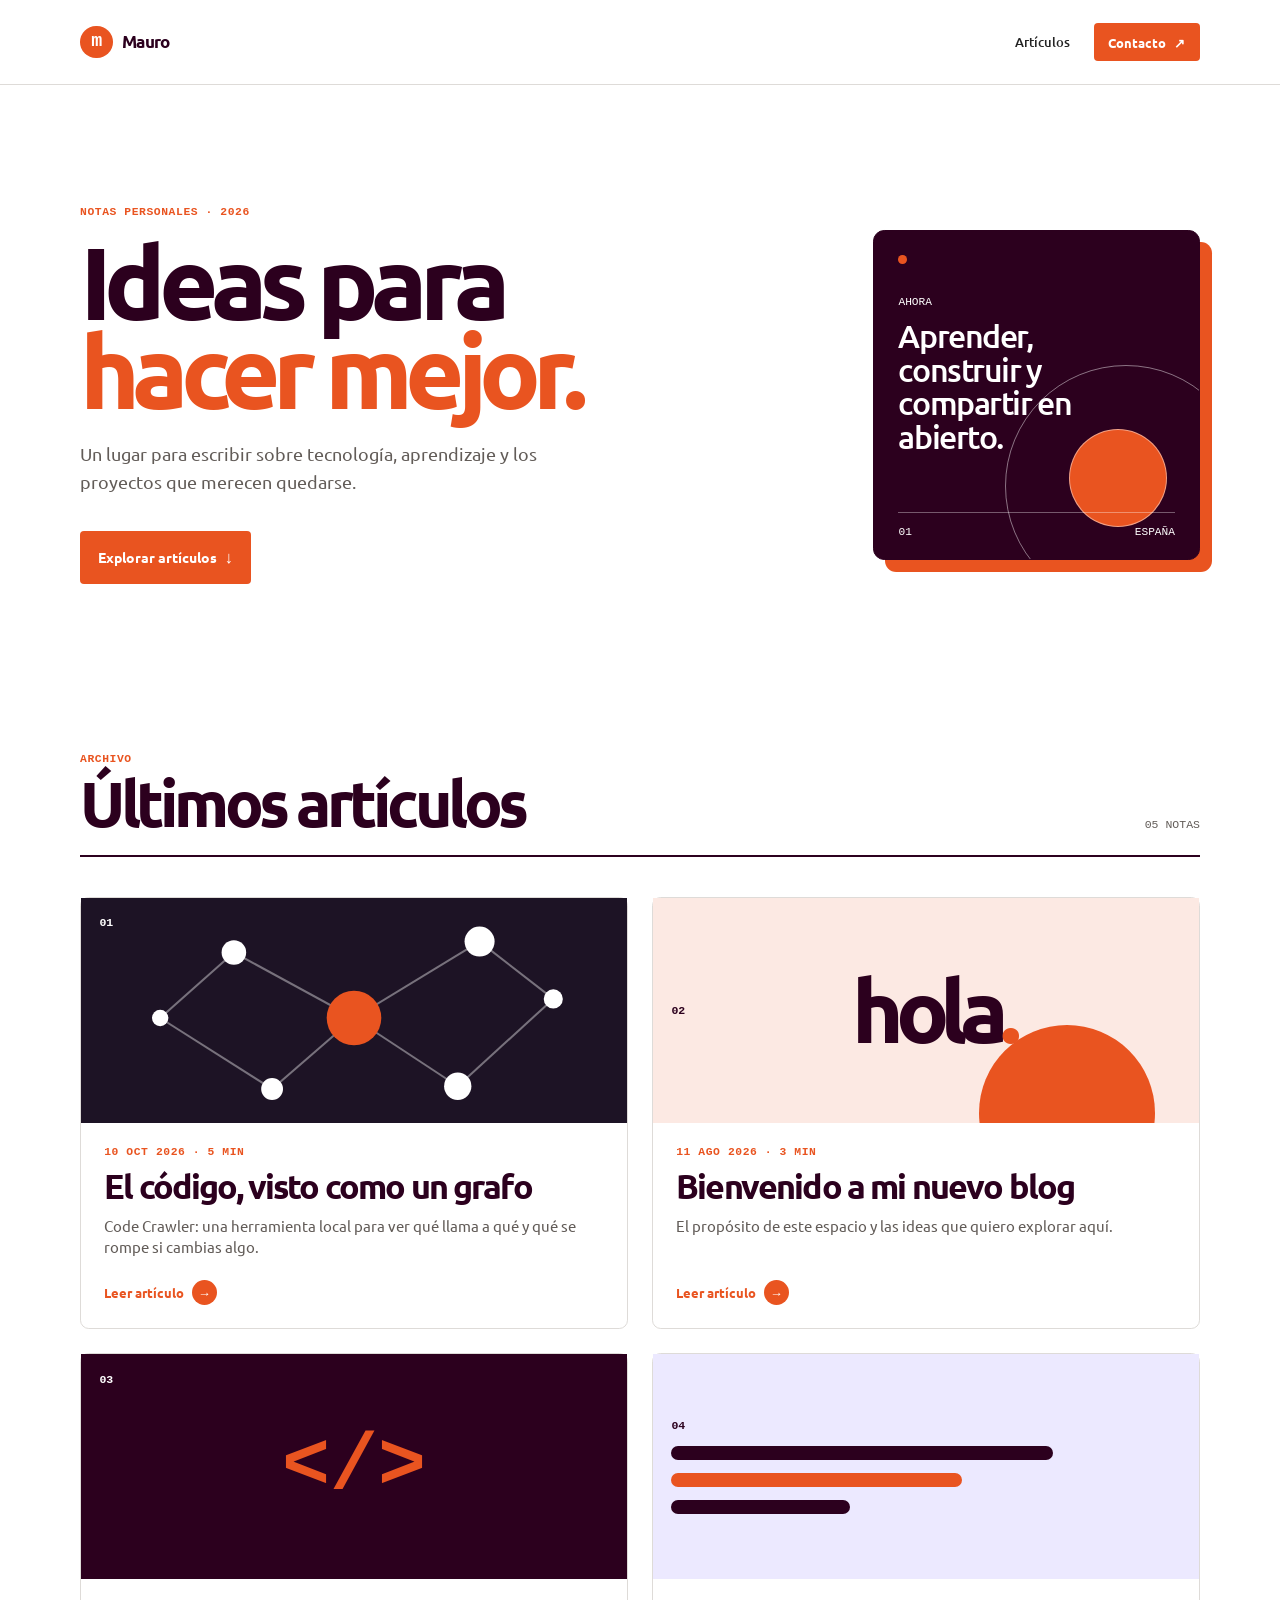
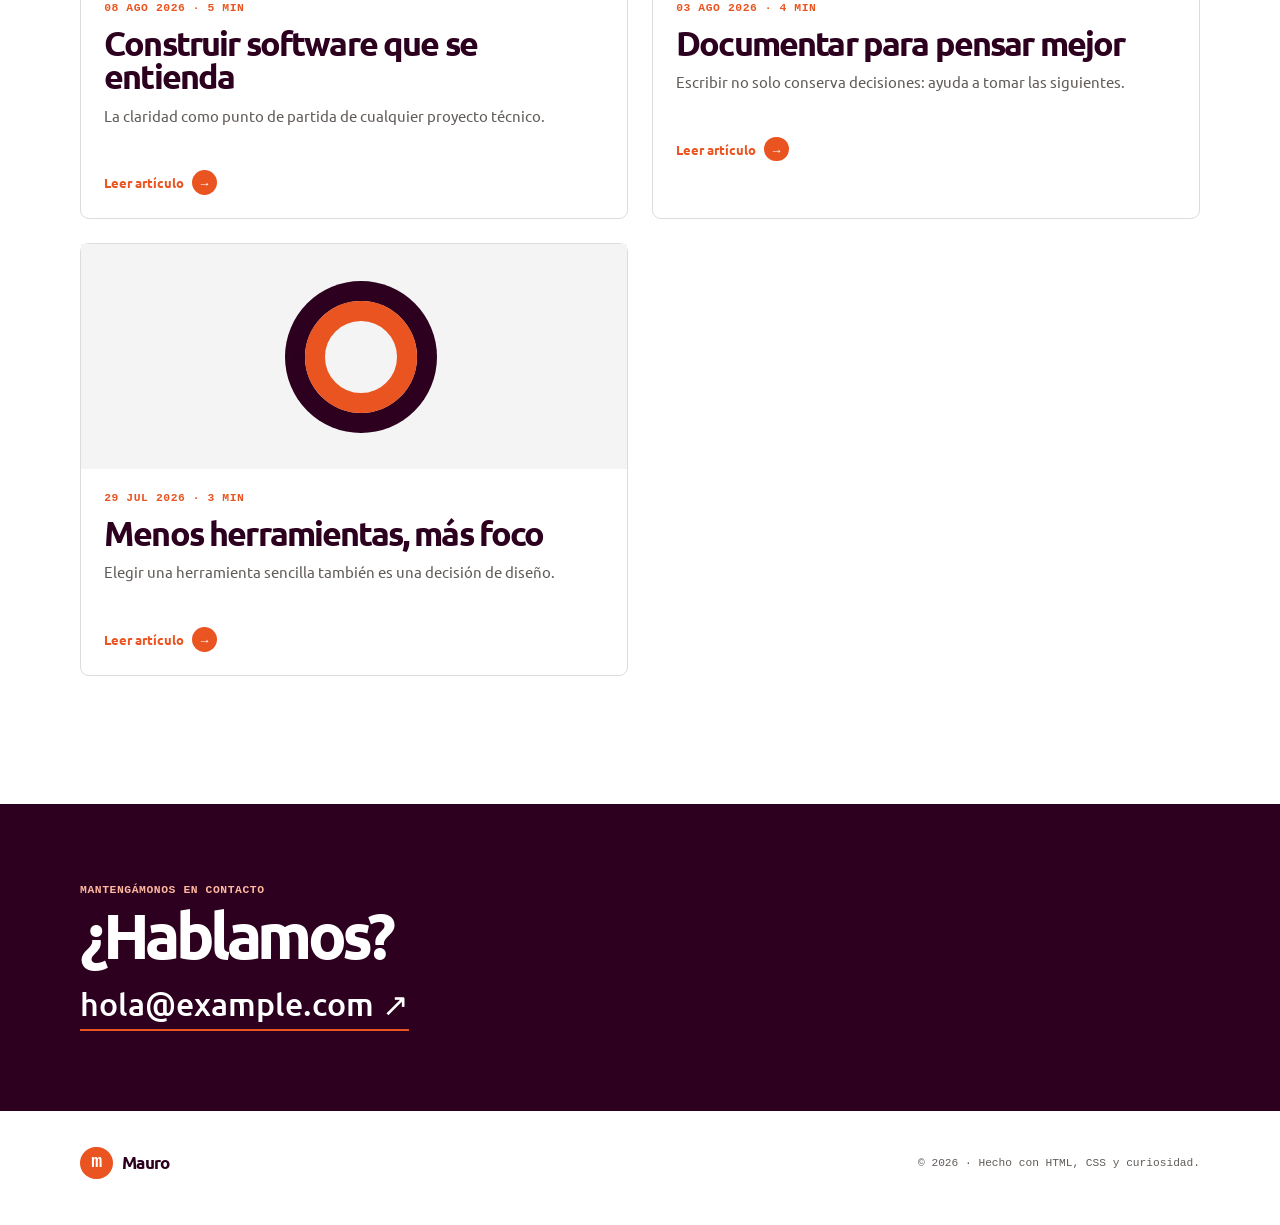
<file: index.html>
<!doctype html>
<html lang="es">
  <head>
    <meta charset="UTF-8" />
    <meta name="viewport" content="width=device-width, initial-scale=1.0" />
    <meta name="description" content="Notas sobre tecnología, aprendizaje y proyectos." />
    <title>Mauro · Notas y proyectos</title>
    <link rel="stylesheet" href="assets/css/styles.css" />
    <script src="assets/js/main.js" defer></script>
  </head>
  <body>
    <header class="site-header">
      <nav class="container nav" aria-label="Navegación principal">
        <a class="brand" href="./" aria-label="Inicio">
          <span class="brand-mark" aria-hidden="true">m</span>
          <span>Mauro</span>
        </a>
        <div class="nav-links">
          <a href="#articulos">Artículos</a>
          <a class="nav-button" href="#suscribete">Contacto <span aria-hidden="true">↗</span></a>
        </div>
      </nav>
    </header>

    <main>
      <section class="hero container">
        <div class="hero-copy reveal">
          <p class="kicker">NOTAS PERSONALES · 2026</p>
          <h1>Ideas para<br /><em>hacer mejor.</em></h1>
          <p>
            Un lugar para escribir sobre tecnología, aprendizaje y los proyectos que merecen quedarse.
          </p>
          <a class="primary-link" href="#articulos">Explorar artículos <span aria-hidden="true">↓</span></a>
        </div>
        <aside class="hero-panel reveal" aria-label="Estado actual">
          <span class="panel-dot" aria-hidden="true"></span>
          <p class="panel-label">AHORA</p>
          <p class="panel-title">Aprender, construir y compartir en abierto.</p>
          <div class="panel-footer">
            <span>01</span>
            <span>ESPAÑA</span>
          </div>
        </aside>
      </section>

      <section id="articulos" class="container posts" aria-labelledby="posts-title">
        <div class="section-heading reveal">
          <div>
            <p class="kicker">ARCHIVO</p>
            <h2 id="posts-title">Últimos artículos</h2>
          </div>
          <span>05 NOTAS</span>
        </div>

        <div class="post-grid">
          <article class="post-card post-card-featured reveal">
            <a href="posts/code-crawler.html">
              <div class="card-art card-art-graph">
                <span>01</span>
                <svg viewBox="0 0 400 225" preserveAspectRatio="xMidYMid slice" aria-hidden="true">
                  <line x1="200" y1="118" x2="112" y2="70" /><line x1="200" y1="118" x2="292" y2="62" />
                  <line x1="200" y1="118" x2="140" y2="170" /><line x1="200" y1="118" x2="276" y2="168" />
                  <line x1="112" y1="70" x2="58" y2="118" /><line x1="292" y1="62" x2="346" y2="104" />
                  <line x1="276" y1="168" x2="346" y2="104" /><line x1="140" y1="170" x2="58" y2="118" />
                  <circle cx="112" cy="70" r="9" /><circle cx="292" cy="62" r="11" />
                  <circle cx="140" cy="170" r="8" /><circle cx="276" cy="168" r="10" />
                  <circle cx="58" cy="118" r="6" /><circle cx="346" cy="104" r="7" />
                  <circle class="hub" cx="200" cy="118" r="20" />
                </svg>
              </div>
              <div class="card-content">
                <p class="post-meta">10 OCT 2026 · 5 MIN</p>
                <h3>El código, visto como un grafo</h3>
                <p>Code Crawler: una herramienta local para ver qué llama a qué y qué se rompe si cambias algo.</p>
                <span class="card-link">Leer artículo <b aria-hidden="true">→</b></span>
              </div>
            </a>
          </article>

          <article class="post-card reveal">
            <a href="posts/bienvenido.html">
              <div class="card-art card-art-welcome">
                <span>02</span>
                <strong>hola<span>.</span></strong>
              </div>
              <div class="card-content">
                <p class="post-meta">11 AGO 2026 · 3 MIN</p>
                <h3>Bienvenido a mi nuevo blog</h3>
                <p>El propósito de este espacio y las ideas que quiero explorar aquí.</p>
                <span class="card-link">Leer artículo <b aria-hidden="true">→</b></span>
              </div>
            </a>
          </article>

          <article class="post-card reveal">
            <a href="posts/construir-software.html">
              <div class="card-art card-art-code">
                <span>03</span>
                <code>&lt;/&gt;</code>
              </div>
              <div class="card-content">
                <p class="post-meta">08 AGO 2026 · 5 MIN</p>
                <h3>Construir software que se entienda</h3>
                <p>La claridad como punto de partida de cualquier proyecto técnico.</p>
                <span class="card-link">Leer artículo <b aria-hidden="true">→</b></span>
              </div>
            </a>
          </article>

          <article class="post-card reveal">
            <a href="posts/documentar-para-pensar.html">
              <div class="card-art card-art-notes">
                <span>04</span>
                <i></i><i></i><i></i>
              </div>
              <div class="card-content">
                <p class="post-meta">03 AGO 2026 · 4 MIN</p>
                <h3>Documentar para pensar mejor</h3>
                <p>Escribir no solo conserva decisiones: ayuda a tomar las siguientes.</p>
                <span class="card-link">Leer artículo <b aria-hidden="true">→</b></span>
              </div>
            </a>
          </article>

          <article class="post-card reveal">
            <a href="posts/menos-herramientas.html">
              <div class="card-art card-art-focus">
                <span>05</span>
                <div></div>
              </div>
              <div class="card-content">
                <p class="post-meta">29 JUL 2026 · 3 MIN</p>
                <h3>Menos herramientas, más foco</h3>
                <p>Elegir una herramienta sencilla también es una decisión de diseño.</p>
                <span class="card-link">Leer artículo <b aria-hidden="true">→</b></span>
              </div>
            </a>
          </article>
        </div>
      </section>

      <section id="suscribete" class="contact-section">
        <div class="container reveal">
          <p class="kicker">MANTENGÁMONOS EN CONTACTO</p>
          <h2>¿Hablamos?</h2>
          <a href="mailto:hola@example.com">hola@example.com <span aria-hidden="true">↗</span></a>
        </div>
      </section>
    </main>

    <footer class="site-footer">
      <div class="container">
        <a class="brand" href="./"><span class="brand-mark" aria-hidden="true">m</span><span>Mauro</span></a>
        <p>© 2026 · Hecho con HTML, CSS y curiosidad.</p>
      </div>
    </footer>
  </body>
</html>
</file>
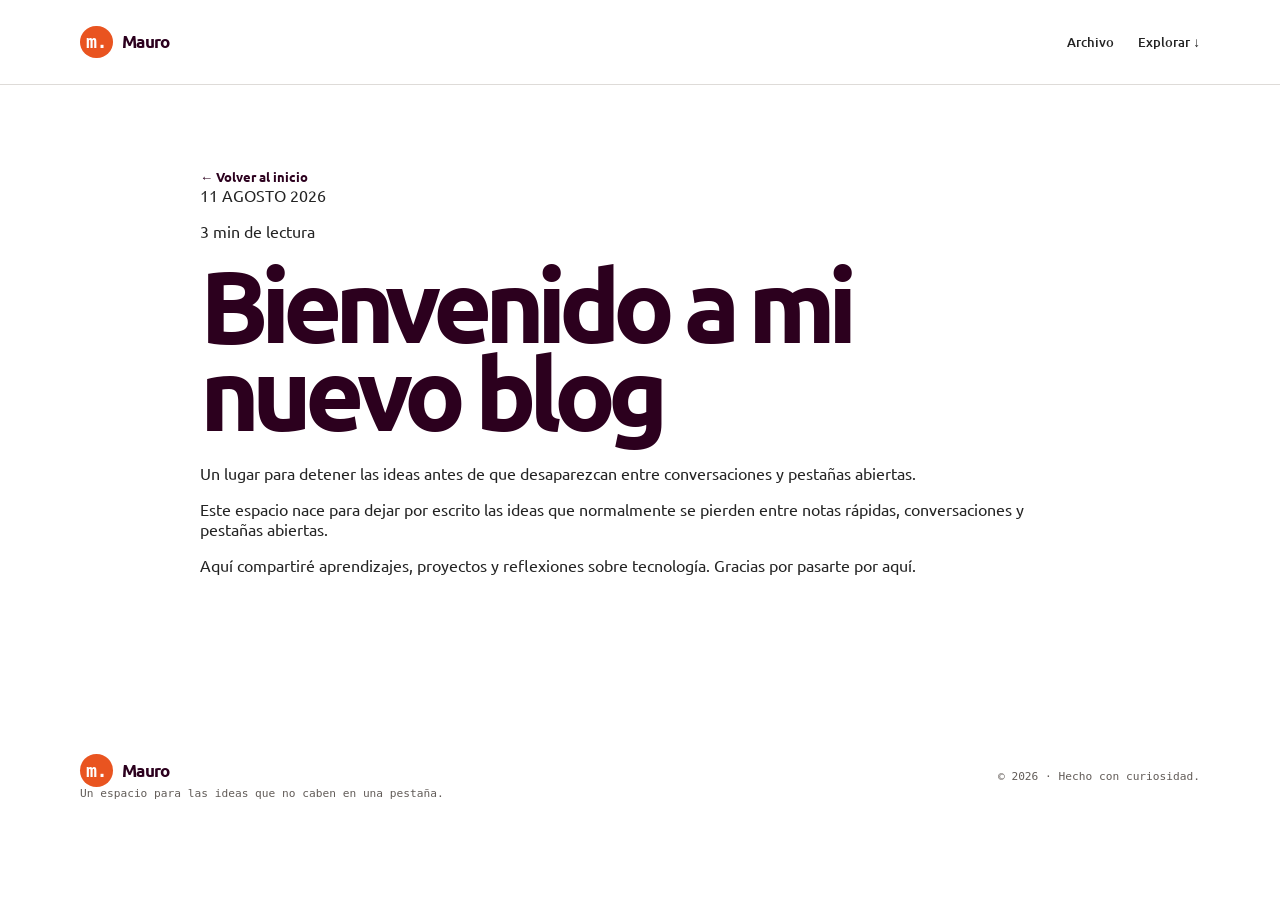
<file: posts/bienvenido.html>
<!doctype html>
<html lang="es">
  <head>
    <meta charset="UTF-8" />
    <meta name="viewport" content="width=device-width, initial-scale=1.0" />
    <meta name="description" content="Bienvenido al blog de Mauro." />
    <title>Bienvenido a mi nuevo blog · Mauro</title>
    <link rel="stylesheet" href="../assets/css/styles.css" />
    <script src="../assets/js/main.js" defer></script>
  </head>
  <body class="article-page">
    <div class="noise" aria-hidden="true"></div>
    <header class="site-header">
      <nav class="container nav" aria-label="Navegación principal">
        <a class="brand" href="../" aria-label="Inicio de Mauro">
          <span class="brand-mark">m.</span>
          <span>Mauro</span>
        </a>
        <div class="nav-links">
          <a href="../#articulos">Archivo</a>
          <a class="nav-cta" href="../#articulos">Explorar <span aria-hidden="true">↓</span></a>
        </div>
      </nav>
    </header>

    <main class="container article">
      <a class="back-link magnetic" href="../">← Volver al inicio</a>
      <div class="article-hero reveal">
        <div class="article-meta">
          <p class="eyebrow"><span class="live-dot"></span> 11 AGOSTO 2026</p>
          <p>3 min de lectura</p>
        </div>
        <h1>Bienvenido a mi nuevo blog</h1>
      </div>
      <div class="article-content reveal">
        <p class="lead">
          Un lugar para detener las ideas antes de que desaparezcan entre conversaciones y pestañas abiertas.
        </p>
        <p>
          Este espacio nace para dejar por escrito las ideas que normalmente se pierden entre notas rápidas,
          conversaciones y pestañas abiertas.
        </p>
        <p>
          Aquí compartiré aprendizajes, proyectos y reflexiones sobre tecnología. Gracias por pasarte por aquí.
        </p>
      </div>
    </main>

    <footer class="site-footer">
      <div class="container">
        <div>
          <a class="brand" href="../"><span class="brand-mark">m.</span><span>Mauro</span></a>
          <p>Un espacio para las ideas que no caben en una pestaña.</p>
        </div>
        <p>© 2026 · Hecho con curiosidad.</p>
      </div>
    </footer>
  </body>
</html>
</file>
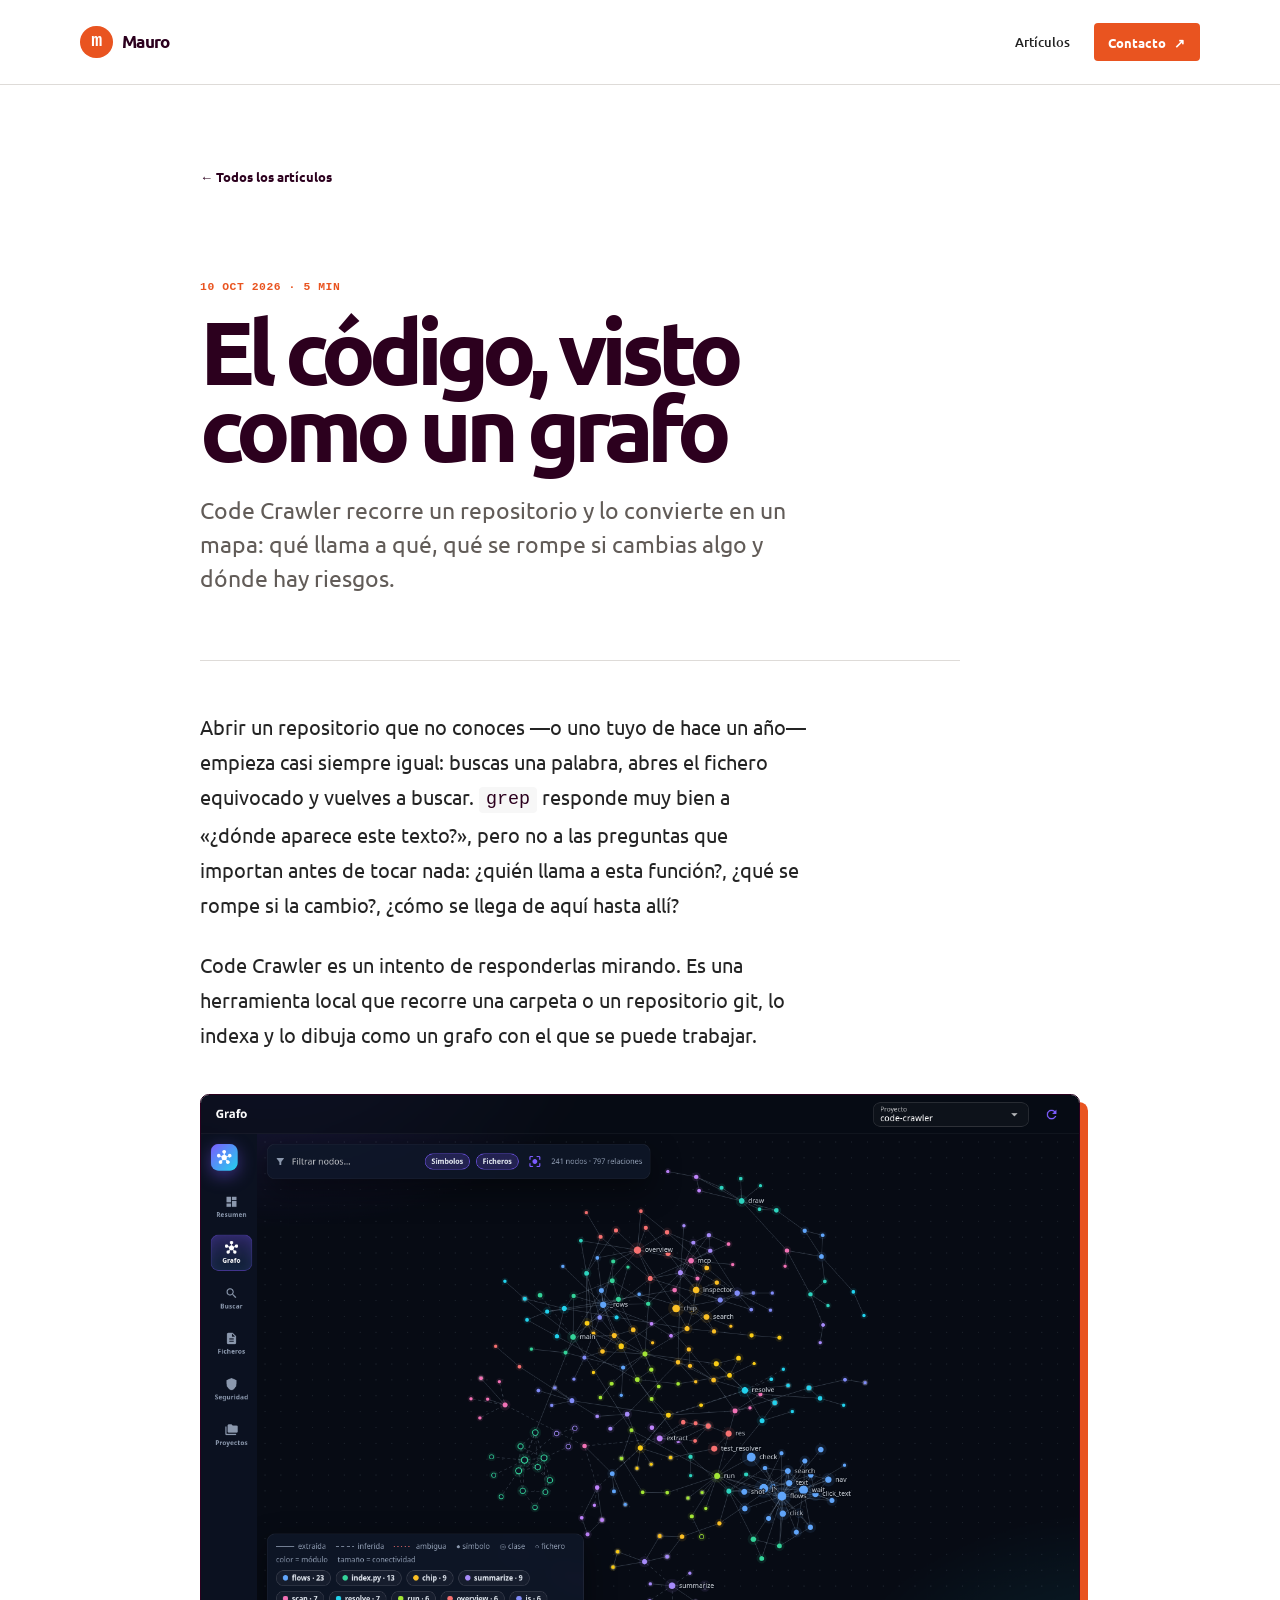
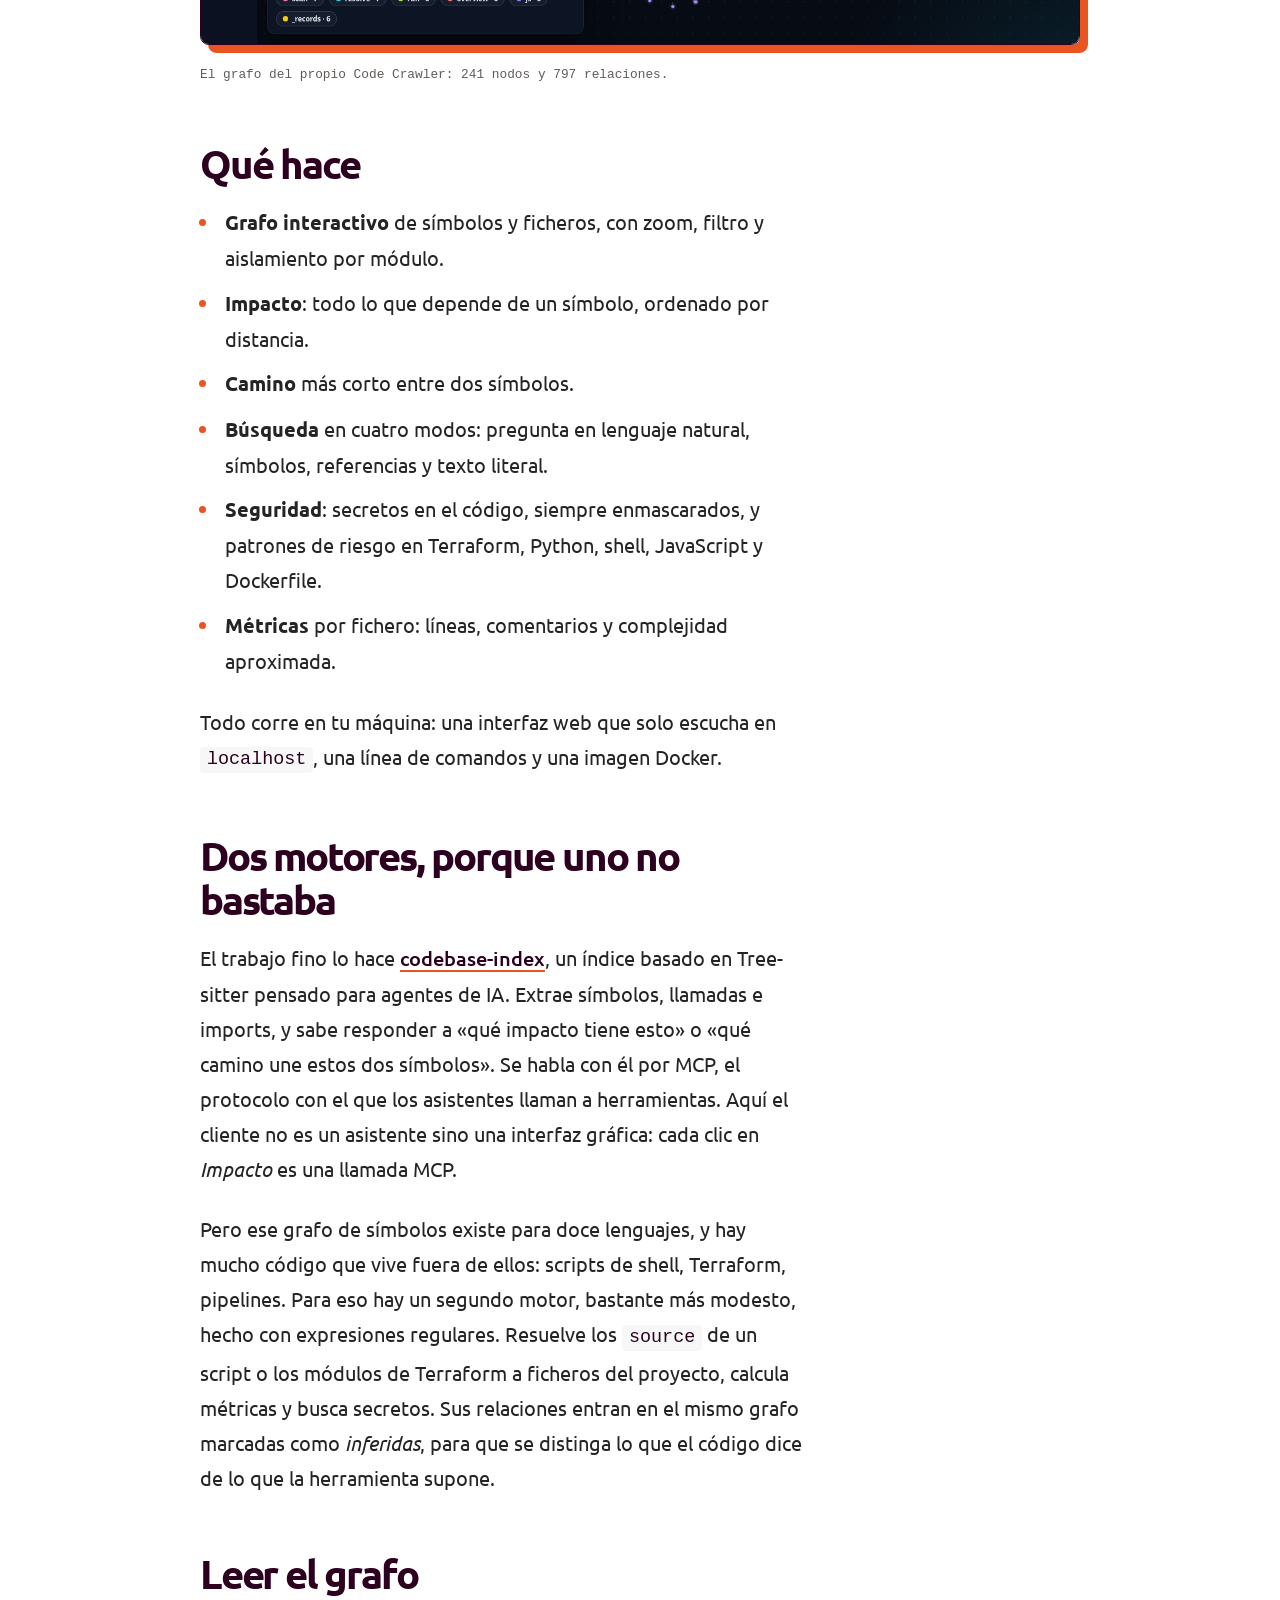
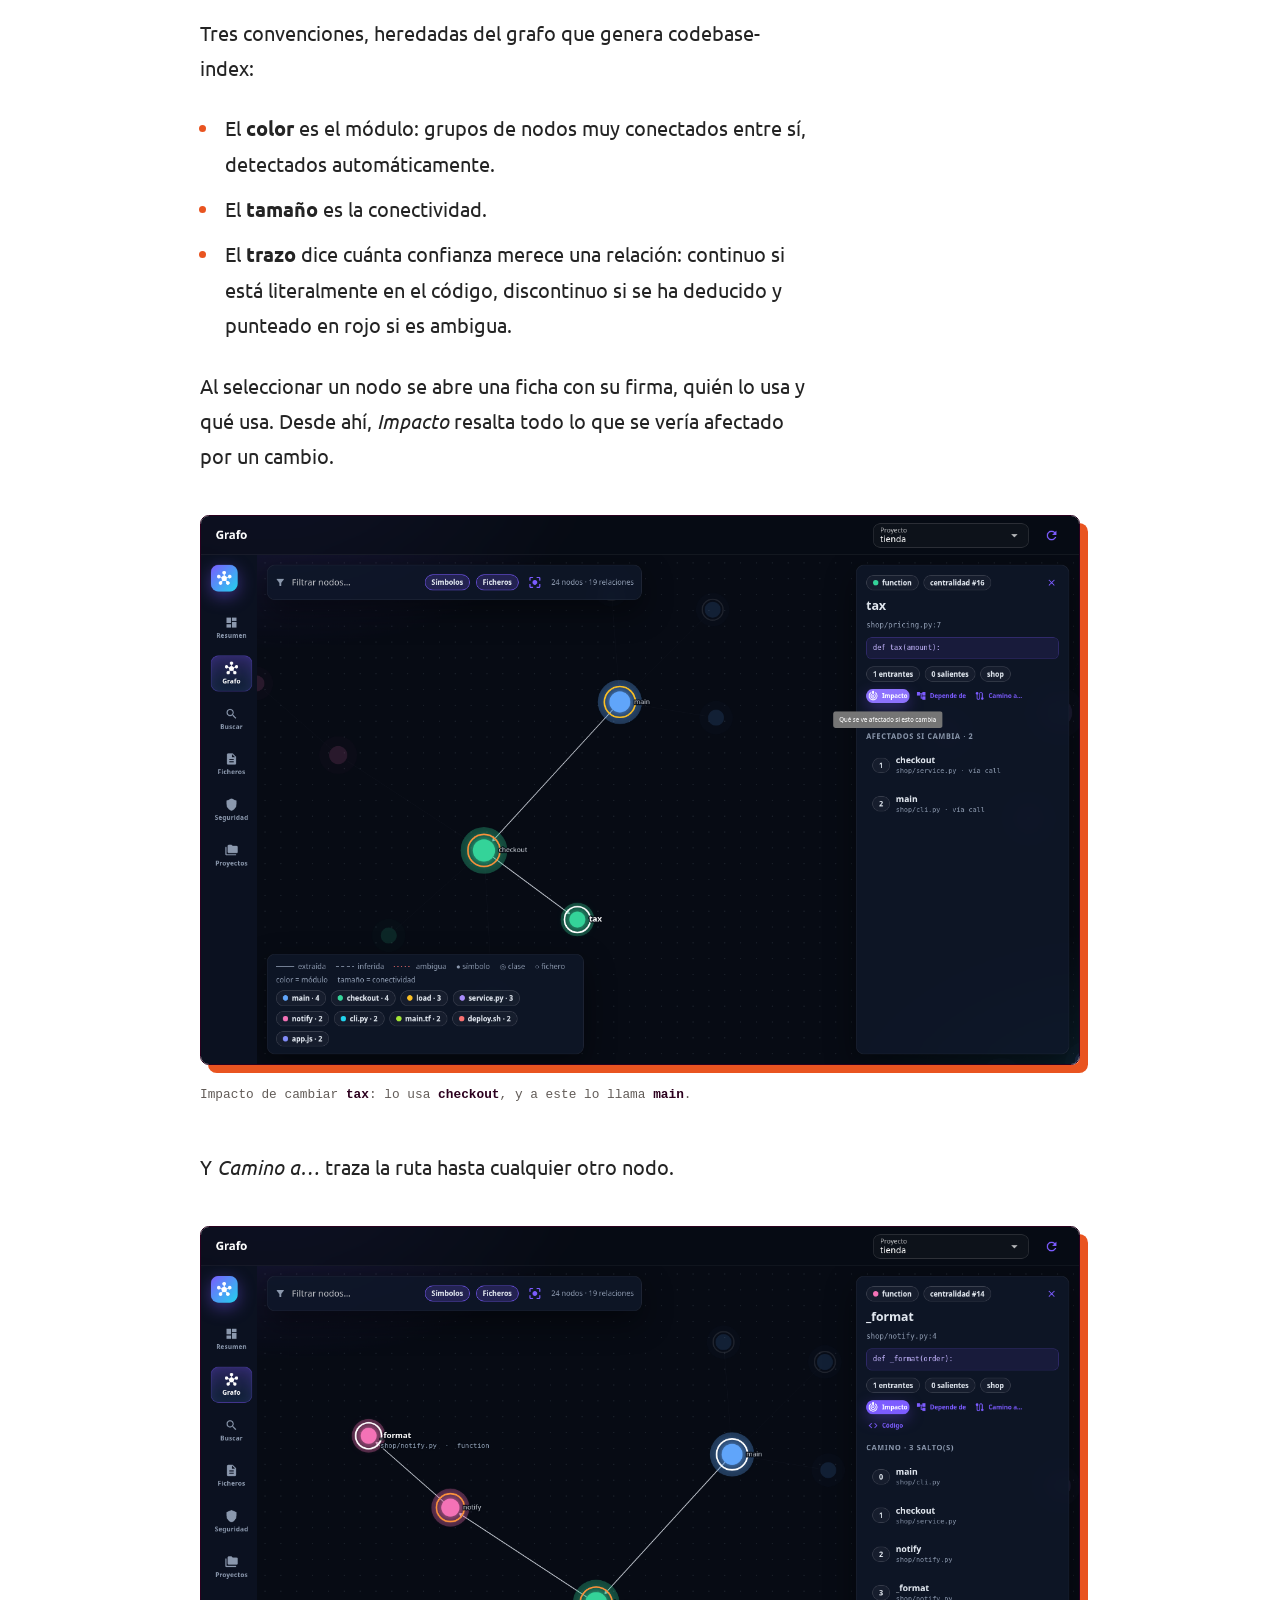
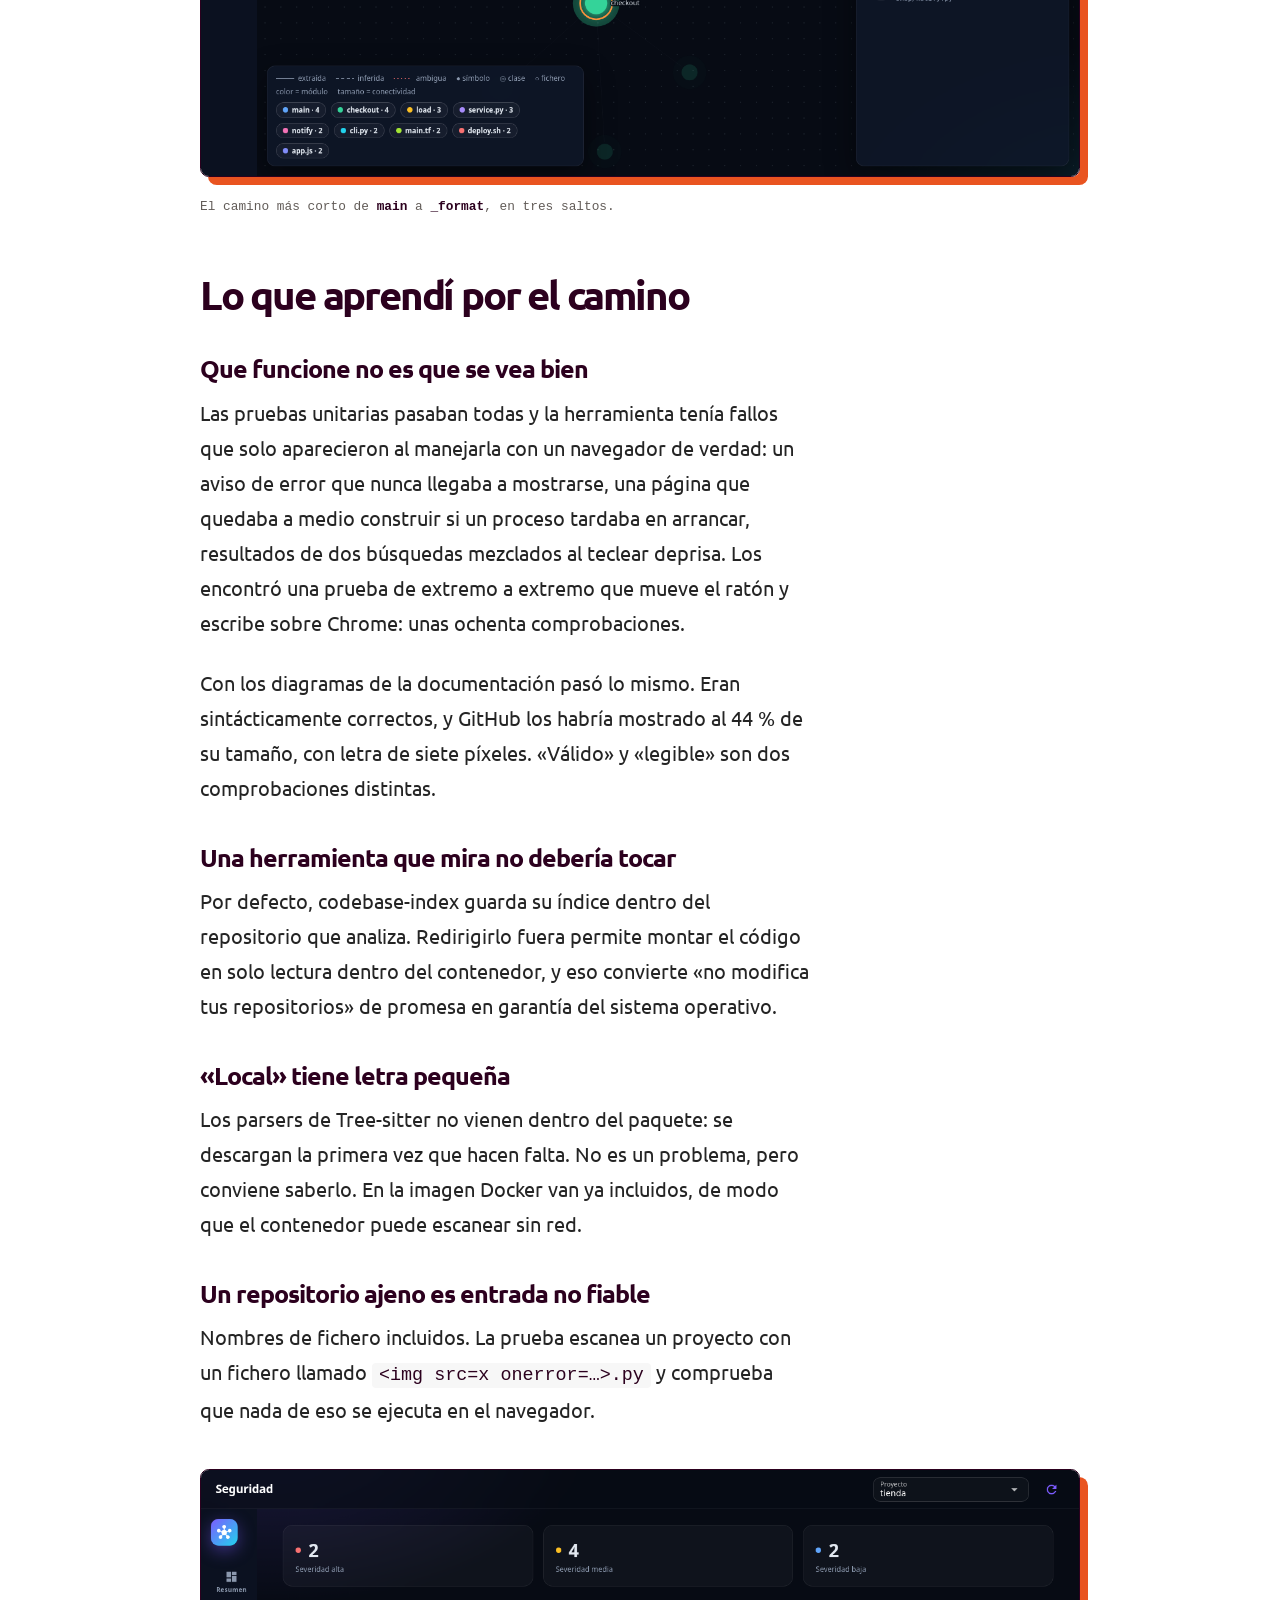
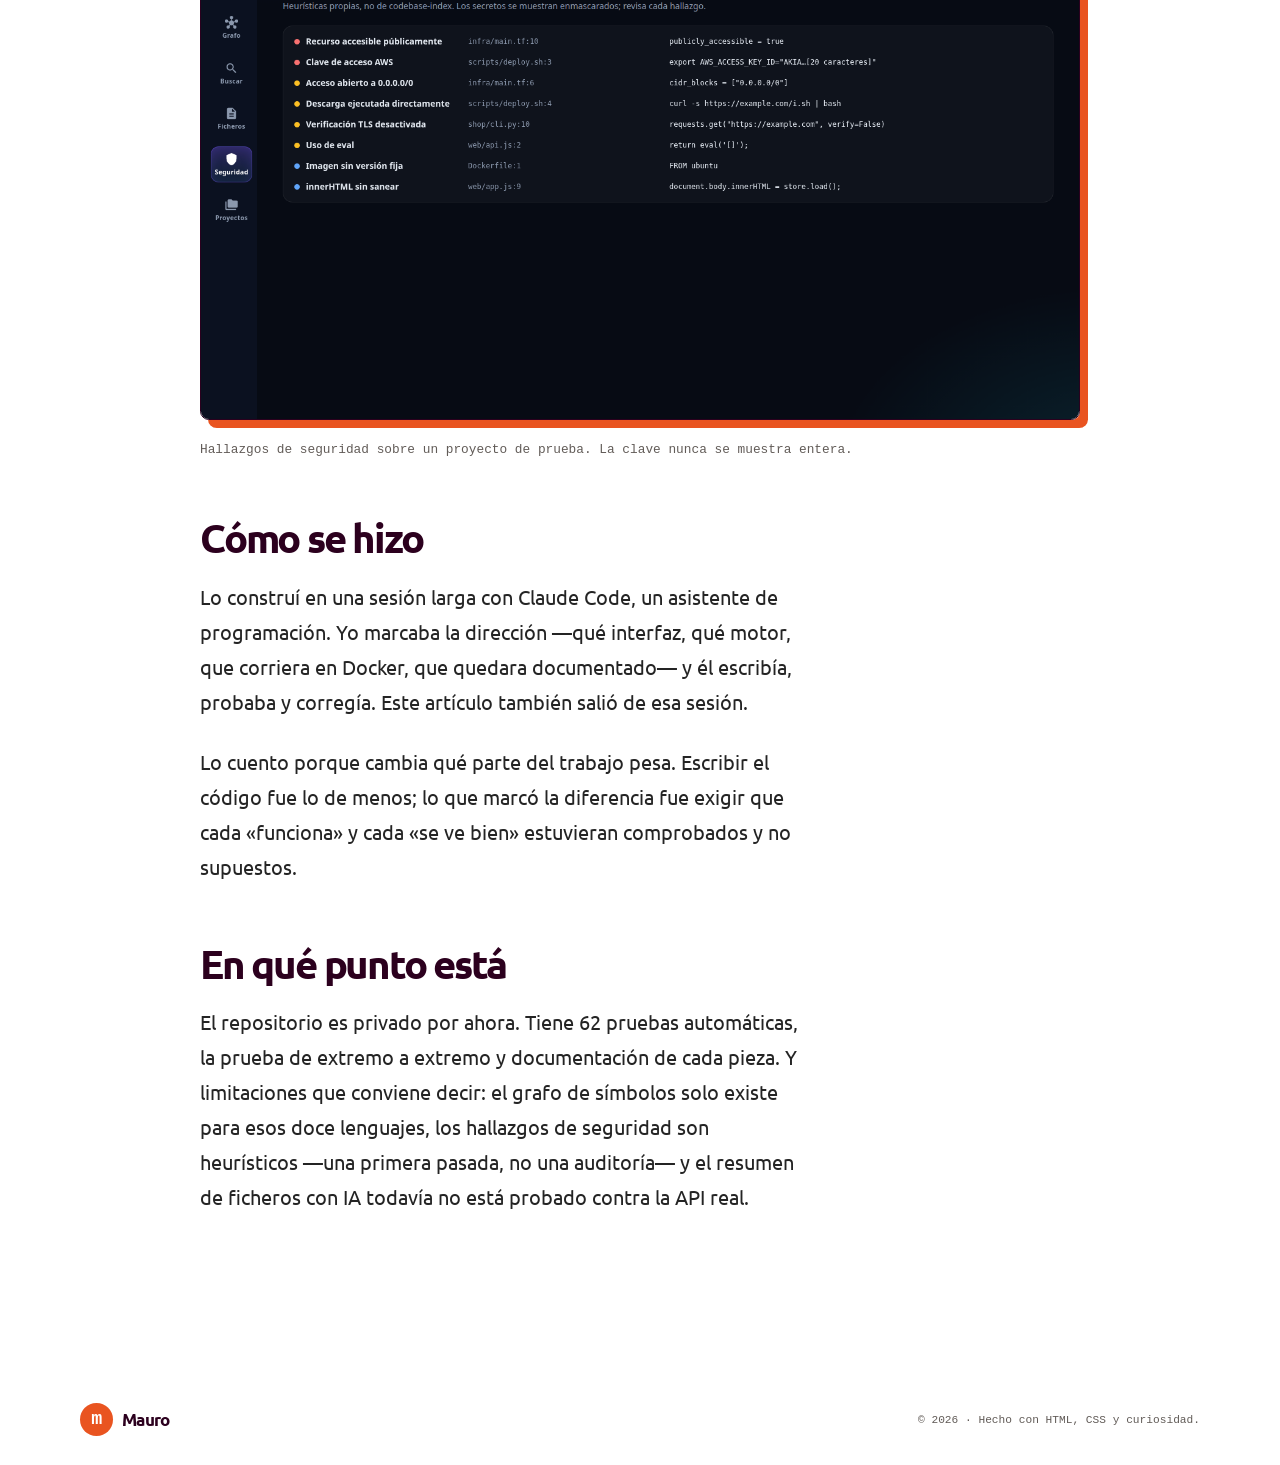
<file: posts/code-crawler.html>
<!doctype html>
<html lang="es">
  <head>
    <meta charset="UTF-8" />
    <meta name="viewport" content="width=device-width, initial-scale=1.0" />
    <meta name="description" content="Code Crawler recorre repositorios y los dibuja como un grafo: qué llama a qué, qué se rompe si cambias algo y dónde hay riesgos." />
    <title>El código, visto como un grafo · Mauro</title>
    <link rel="stylesheet" href="../assets/css/styles.css" />
    <script src="../assets/js/main.js" defer></script>
  </head>
  <body>
    <header class="site-header">
      <nav class="container nav" aria-label="Navegación principal">
        <a class="brand" href="../"><span class="brand-mark" aria-hidden="true">m</span><span>Mauro</span></a>
        <div class="nav-links"><a href="../#articulos">Artículos</a><a class="nav-button" href="../#suscribete">Contacto <span aria-hidden="true">↗</span></a></div>
      </nav>
    </header>
    <main class="article container">
      <a class="back-link" href="../">← Todos los artículos</a>
      <header class="article-header reveal">
        <p class="post-meta">10 OCT 2026 · 5 MIN</p>
        <h1>El código, visto como un grafo</h1>
        <p class="article-summary">Code Crawler recorre un repositorio y lo convierte en un mapa: qué llama a qué, qué se rompe si cambias algo y dónde hay riesgos.</p>
      </header>
      <div class="article-body">
        <p>Abrir un repositorio que no conoces —o uno tuyo de hace un año— empieza casi siempre igual: buscas una palabra, abres el fichero equivocado y vuelves a buscar. <code>grep</code> responde muy bien a «¿dónde aparece este texto?», pero no a las preguntas que importan antes de tocar nada: ¿quién llama a esta función?, ¿qué se rompe si la cambio?, ¿cómo se llega de aquí hasta allí?</p>
        <p>Code Crawler es un intento de responderlas mirando. Es una herramienta local que recorre una carpeta o un repositorio git, lo indexa y lo dibuja como un grafo con el que se puede trabajar.</p>

        <figure class="article-figure reveal">
          <img src="../assets/img/code-crawler/grafo.png" width="1440" height="900" alt="Grafo de nodos de colores unidos por líneas, con una barra de filtros arriba y una leyenda de módulos abajo" />
          <figcaption>El grafo del propio Code Crawler: 241 nodos y 797 relaciones.</figcaption>
        </figure>

        <h2>Qué hace</h2>
        <ul>
          <li><strong>Grafo interactivo</strong> de símbolos y ficheros, con zoom, filtro y aislamiento por módulo.</li>
          <li><strong>Impacto</strong>: todo lo que depende de un símbolo, ordenado por distancia.</li>
          <li><strong>Camino</strong> más corto entre dos símbolos.</li>
          <li><strong>Búsqueda</strong> en cuatro modos: pregunta en lenguaje natural, símbolos, referencias y texto literal.</li>
          <li><strong>Seguridad</strong>: secretos en el código, siempre enmascarados, y patrones de riesgo en Terraform, Python, shell, JavaScript y Dockerfile.</li>
          <li><strong>Métricas</strong> por fichero: líneas, comentarios y complejidad aproximada.</li>
        </ul>
        <p>Todo corre en tu máquina: una interfaz web que solo escucha en <code>localhost</code>, una línea de comandos y una imagen Docker.</p>

        <h2>Dos motores, porque uno no bastaba</h2>
        <p>El trabajo fino lo hace <a href="https://github.com/denfry/codebase-index">codebase-index</a>, un índice basado en Tree-sitter pensado para agentes de IA. Extrae símbolos, llamadas e imports, y sabe responder a «qué impacto tiene esto» o «qué camino une estos dos símbolos». Se habla con él por MCP, el protocolo con el que los asistentes llaman a herramientas. Aquí el cliente no es un asistente sino una interfaz gráfica: cada clic en <em>Impacto</em> es una llamada MCP.</p>
        <p>Pero ese grafo de símbolos existe para doce lenguajes, y hay mucho código que vive fuera de ellos: scripts de shell, Terraform, pipelines. Para eso hay un segundo motor, bastante más modesto, hecho con expresiones regulares. Resuelve los <code>source</code> de un script o los módulos de Terraform a ficheros del proyecto, calcula métricas y busca secretos. Sus relaciones entran en el mismo grafo marcadas como <em>inferidas</em>, para que se distinga lo que el código dice de lo que la herramienta supone.</p>

        <h2>Leer el grafo</h2>
        <p>Tres convenciones, heredadas del grafo que genera codebase-index:</p>
        <ul>
          <li>El <strong>color</strong> es el módulo: grupos de nodos muy conectados entre sí, detectados automáticamente.</li>
          <li>El <strong>tamaño</strong> es la conectividad.</li>
          <li>El <strong>trazo</strong> dice cuánta confianza merece una relación: continuo si está literalmente en el código, discontinuo si se ha deducido y punteado en rojo si es ambigua.</li>
        </ul>
        <p>Al seleccionar un nodo se abre una ficha con su firma, quién lo usa y qué usa. Desde ahí, <em>Impacto</em> resalta todo lo que se vería afectado por un cambio.</p>

        <figure class="article-figure reveal">
          <img src="../assets/img/code-crawler/grafo-impacto.png" width="1440" height="900" loading="lazy" alt="Tres nodos resaltados y unidos en cadena; a la derecha, un panel con la lista de símbolos afectados" />
          <figcaption>Impacto de cambiar <code>tax</code>: lo usa <code>checkout</code>, y a este lo llama <code>main</code>.</figcaption>
        </figure>

        <p>Y <em>Camino a…</em> traza la ruta hasta cualquier otro nodo.</p>

        <figure class="article-figure reveal">
          <img src="../assets/img/code-crawler/grafo-camino.png" width="1440" height="900" loading="lazy" alt="Cuatro nodos resaltados formando un camino; a la derecha, la lista numerada de los pasos" />
          <figcaption>El camino más corto de <code>main</code> a <code>_format</code>, en tres saltos.</figcaption>
        </figure>

        <h2>Lo que aprendí por el camino</h2>

        <h3>Que funcione no es que se vea bien</h3>
        <p>Las pruebas unitarias pasaban todas y la herramienta tenía fallos que solo aparecieron al manejarla con un navegador de verdad: un aviso de error que nunca llegaba a mostrarse, una página que quedaba a medio construir si un proceso tardaba en arrancar, resultados de dos búsquedas mezclados al teclear deprisa. Los encontró una prueba de extremo a extremo que mueve el ratón y escribe sobre Chrome: unas ochenta comprobaciones.</p>
        <p>Con los diagramas de la documentación pasó lo mismo. Eran sintácticamente correctos, y GitHub los habría mostrado al 44 % de su tamaño, con letra de siete píxeles. «Válido» y «legible» son dos comprobaciones distintas.</p>

        <h3>Una herramienta que mira no debería tocar</h3>
        <p>Por defecto, codebase-index guarda su índice dentro del repositorio que analiza. Redirigirlo fuera permite montar el código en solo lectura dentro del contenedor, y eso convierte «no modifica tus repositorios» de promesa en garantía del sistema operativo.</p>

        <h3>«Local» tiene letra pequeña</h3>
        <p>Los parsers de Tree-sitter no vienen dentro del paquete: se descargan la primera vez que hacen falta. No es un problema, pero conviene saberlo. En la imagen Docker van ya incluidos, de modo que el contenedor puede escanear sin red.</p>

        <h3>Un repositorio ajeno es entrada no fiable</h3>
        <p>Nombres de fichero incluidos. La prueba escanea un proyecto con un fichero llamado <code>&lt;img src=x onerror=…&gt;.py</code> y comprueba que nada de eso se ejecuta en el navegador.</p>

        <figure class="article-figure reveal">
          <img src="../assets/img/code-crawler/seguridad.png" width="1440" height="900" loading="lazy" alt="Lista de hallazgos de seguridad con su severidad, fichero y línea; la clave detectada aparece enmascarada" />
          <figcaption>Hallazgos de seguridad sobre un proyecto de prueba. La clave nunca se muestra entera.</figcaption>
        </figure>

        <h2>Cómo se hizo</h2>
        <p>Lo construí en una sesión larga con Claude Code, un asistente de programación. Yo marcaba la dirección —qué interfaz, qué motor, que corriera en Docker, que quedara documentado— y él escribía, probaba y corregía. Este artículo también salió de esa sesión.</p>
        <p>Lo cuento porque cambia qué parte del trabajo pesa. Escribir el código fue lo de menos; lo que marcó la diferencia fue exigir que cada «funciona» y cada «se ve bien» estuvieran comprobados y no supuestos.</p>

        <h2>En qué punto está</h2>
        <p>El repositorio es privado por ahora. Tiene 62 pruebas automáticas, la prueba de extremo a extremo y documentación de cada pieza. Y limitaciones que conviene decir: el grafo de símbolos solo existe para esos doce lenguajes, los hallazgos de seguridad son heurísticos —una primera pasada, no una auditoría— y el resumen de ficheros con IA todavía no está probado contra la API real.</p>
      </div>
    </main>
    <footer class="site-footer"><div class="container"><a class="brand" href="../"><span class="brand-mark" aria-hidden="true">m</span><span>Mauro</span></a><p>© 2026 · Hecho con HTML, CSS y curiosidad.</p></div></footer>
  </body>
</html>
</file>
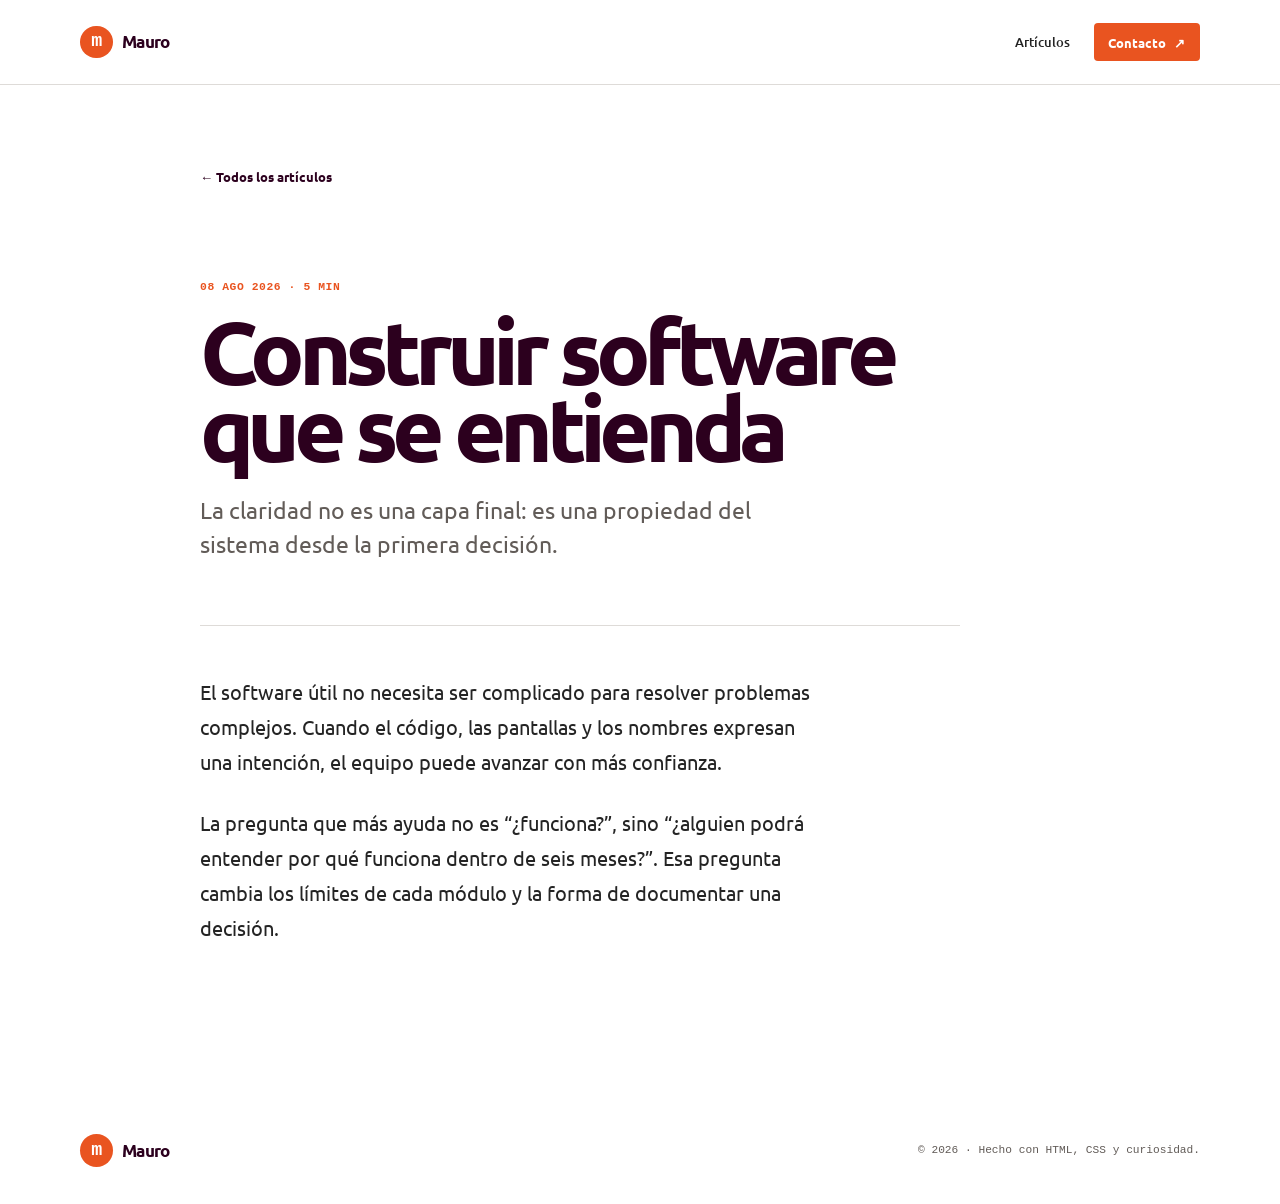
<file: posts/construir-software.html>
<!doctype html>
<html lang="es">
  <head>
    <meta charset="UTF-8" />
    <meta name="viewport" content="width=device-width, initial-scale=1.0" />
    <meta name="description" content="Construir software que se entienda." />
    <title>Construir software que se entienda · Mauro</title>
    <link rel="stylesheet" href="../assets/css/styles.css" />
    <script src="../assets/js/main.js" defer></script>
  </head>
  <body>
    <header class="site-header">
      <nav class="container nav" aria-label="Navegación principal">
        <a class="brand" href="../"><span class="brand-mark" aria-hidden="true">m</span><span>Mauro</span></a>
        <div class="nav-links"><a href="../#articulos">Artículos</a><a class="nav-button" href="../#suscribete">Contacto <span aria-hidden="true">↗</span></a></div>
      </nav>
    </header>
    <main class="article container">
      <a class="back-link" href="../">← Todos los artículos</a>
      <header class="article-header reveal">
        <p class="post-meta">08 AGO 2026 · 5 MIN</p>
        <h1>Construir software que se entienda</h1>
        <p class="article-summary">La claridad no es una capa final: es una propiedad del sistema desde la primera decisión.</p>
      </header>
      <div class="article-body reveal">
        <p>El software útil no necesita ser complicado para resolver problemas complejos. Cuando el código, las pantallas y los nombres expresan una intención, el equipo puede avanzar con más confianza.</p>
        <p>La pregunta que más ayuda no es “¿funciona?”, sino “¿alguien podrá entender por qué funciona dentro de seis meses?”. Esa pregunta cambia los límites de cada módulo y la forma de documentar una decisión.</p>
      </div>
    </main>
    <footer class="site-footer"><div class="container"><a class="brand" href="../"><span class="brand-mark" aria-hidden="true">m</span><span>Mauro</span></a><p>© 2026 · Hecho con HTML, CSS y curiosidad.</p></div></footer>
  </body>
</html>
</file>
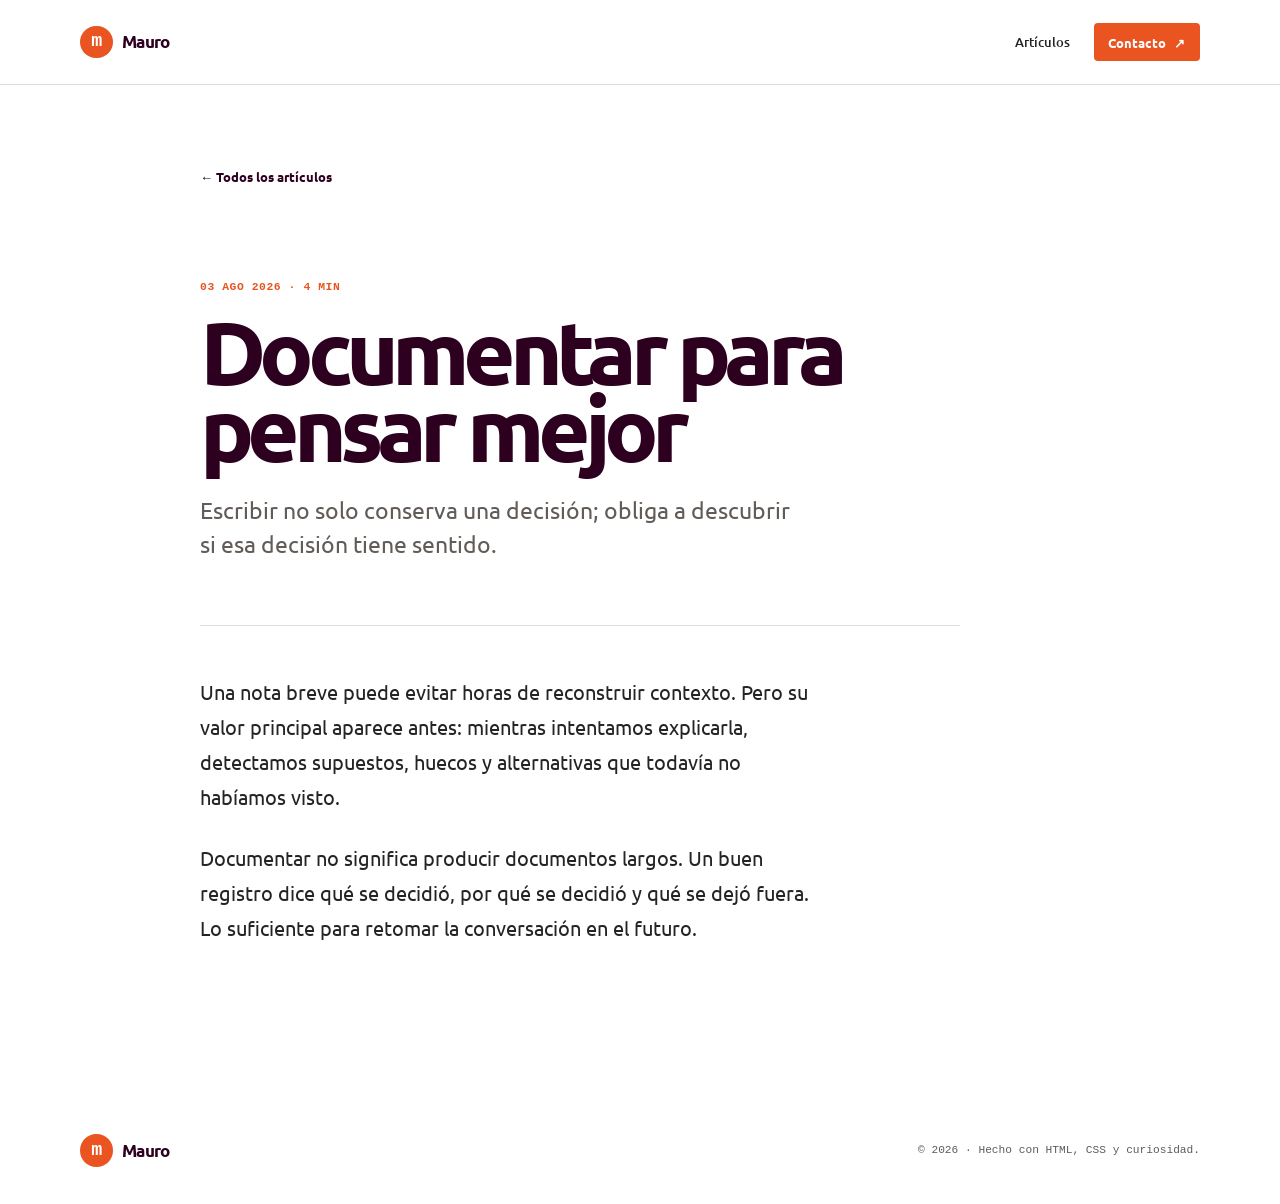
<file: posts/documentar-para-pensar.html>
<!doctype html>
<html lang="es">
  <head>
    <meta charset="UTF-8" />
    <meta name="viewport" content="width=device-width, initial-scale=1.0" />
    <meta name="description" content="Documentar para pensar mejor." />
    <title>Documentar para pensar mejor · Mauro</title>
    <link rel="stylesheet" href="../assets/css/styles.css" />
    <script src="../assets/js/main.js" defer></script>
  </head>
  <body>
    <header class="site-header">
      <nav class="container nav" aria-label="Navegación principal">
        <a class="brand" href="../"><span class="brand-mark" aria-hidden="true">m</span><span>Mauro</span></a>
        <div class="nav-links"><a href="../#articulos">Artículos</a><a class="nav-button" href="../#suscribete">Contacto <span aria-hidden="true">↗</span></a></div>
      </nav>
    </header>
    <main class="article container">
      <a class="back-link" href="../">← Todos los artículos</a>
      <header class="article-header reveal">
        <p class="post-meta">03 AGO 2026 · 4 MIN</p>
        <h1>Documentar para pensar mejor</h1>
        <p class="article-summary">Escribir no solo conserva una decisión; obliga a descubrir si esa decisión tiene sentido.</p>
      </header>
      <div class="article-body reveal">
        <p>Una nota breve puede evitar horas de reconstruir contexto. Pero su valor principal aparece antes: mientras intentamos explicarla, detectamos supuestos, huecos y alternativas que todavía no habíamos visto.</p>
        <p>Documentar no significa producir documentos largos. Un buen registro dice qué se decidió, por qué se decidió y qué se dejó fuera. Lo suficiente para retomar la conversación en el futuro.</p>
      </div>
    </main>
    <footer class="site-footer"><div class="container"><a class="brand" href="../"><span class="brand-mark" aria-hidden="true">m</span><span>Mauro</span></a><p>© 2026 · Hecho con HTML, CSS y curiosidad.</p></div></footer>
  </body>
</html>
</file>
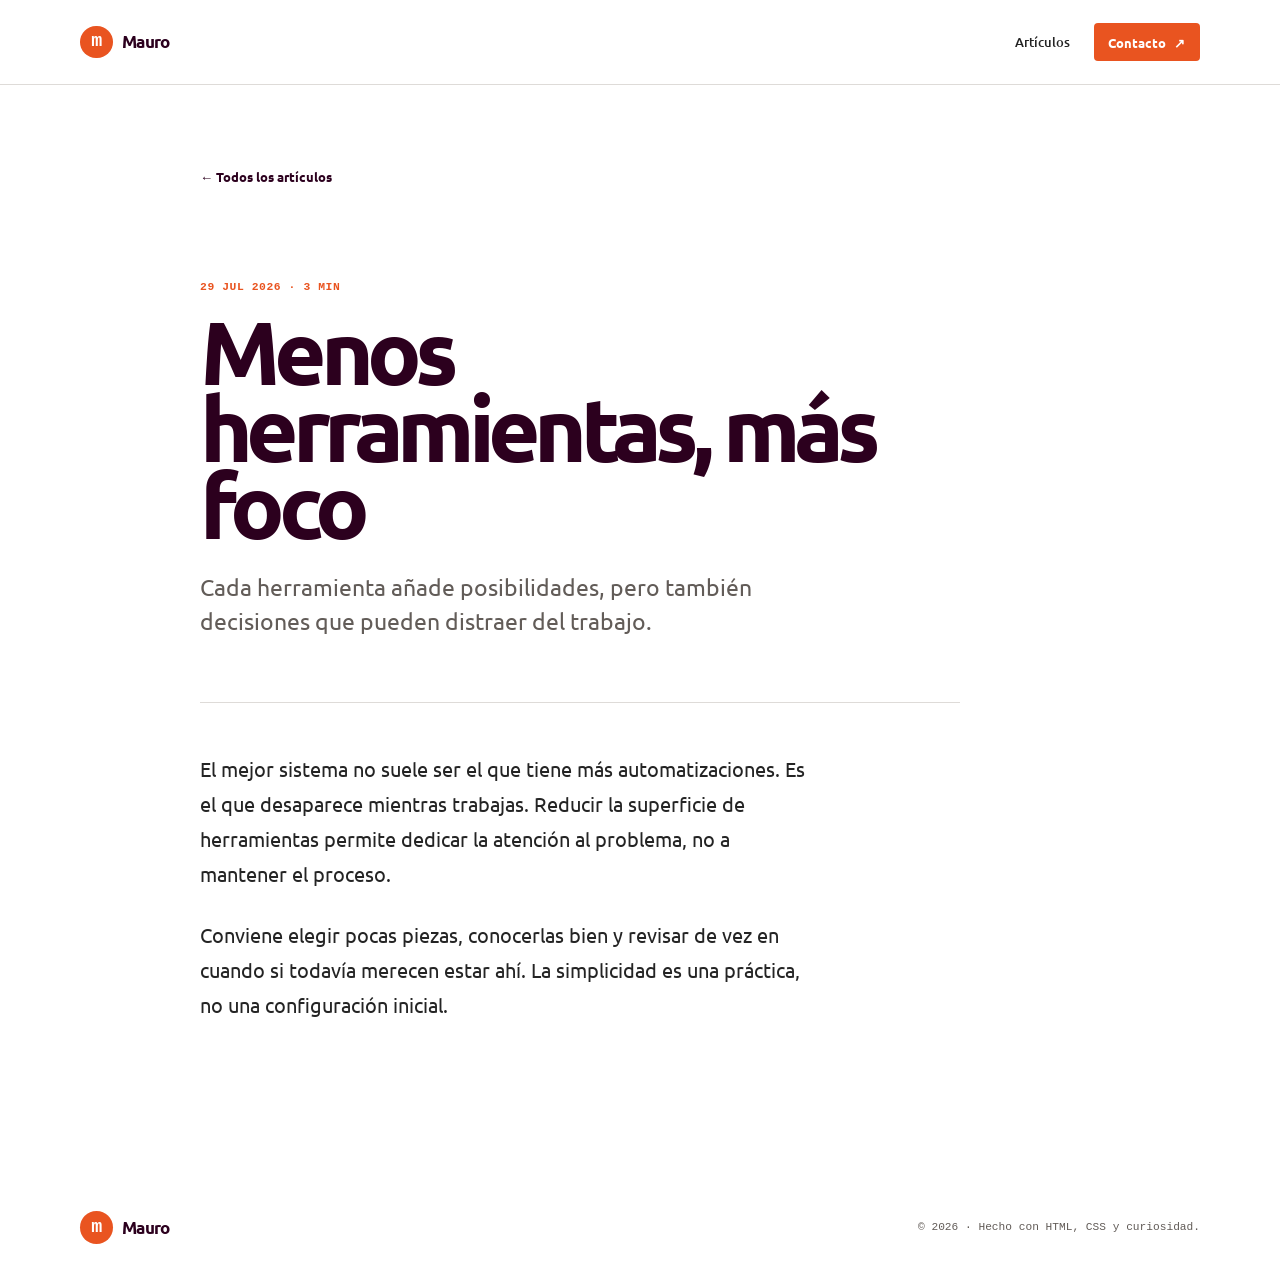
<file: posts/menos-herramientas.html>
<!doctype html>
<html lang="es">
  <head>
    <meta charset="UTF-8" />
    <meta name="viewport" content="width=device-width, initial-scale=1.0" />
    <meta name="description" content="Menos herramientas, más foco." />
    <title>Menos herramientas, más foco · Mauro</title>
    <link rel="stylesheet" href="../assets/css/styles.css" />
    <script src="../assets/js/main.js" defer></script>
  </head>
  <body>
    <header class="site-header">
      <nav class="container nav" aria-label="Navegación principal">
        <a class="brand" href="../"><span class="brand-mark" aria-hidden="true">m</span><span>Mauro</span></a>
        <div class="nav-links"><a href="../#articulos">Artículos</a><a class="nav-button" href="../#suscribete">Contacto <span aria-hidden="true">↗</span></a></div>
      </nav>
    </header>
    <main class="article container">
      <a class="back-link" href="../">← Todos los artículos</a>
      <header class="article-header reveal">
        <p class="post-meta">29 JUL 2026 · 3 MIN</p>
        <h1>Menos herramientas, más foco</h1>
        <p class="article-summary">Cada herramienta añade posibilidades, pero también decisiones que pueden distraer del trabajo.</p>
      </header>
      <div class="article-body reveal">
        <p>El mejor sistema no suele ser el que tiene más automatizaciones. Es el que desaparece mientras trabajas. Reducir la superficie de herramientas permite dedicar la atención al problema, no a mantener el proceso.</p>
        <p>Conviene elegir pocas piezas, conocerlas bien y revisar de vez en cuando si todavía merecen estar ahí. La simplicidad es una práctica, no una configuración inicial.</p>
      </div>
    </main>
    <footer class="site-footer"><div class="container"><a class="brand" href="../"><span class="brand-mark" aria-hidden="true">m</span><span>Mauro</span></a><p>© 2026 · Hecho con HTML, CSS y curiosidad.</p></div></footer>
  </body>
</html>
</file>
<file: assets/css/styles.css>
@import url("https://fonts.googleapis.com/css2?family=Ubuntu:ital,wght@0,400;0,500;0,700;1,400;1,500&family=Ubuntu+Mono:wght@400;700&display=swap");

:root {
  --ubuntu: #e95420;
  --aubergine: #2c001e;
  --dark-aubergine: #1d1325;
  --warm-grey: #aea79f;
  --light-grey: #f7f7f7;
  --line: #dedbd8;
  --text: #242424;
  --muted: #625c58;
  --white: #ffffff;
  --sans: "Ubuntu", Arial, sans-serif;
  --mono: "Ubuntu Mono", monospace;
  color: var(--text);
  background: var(--white);
  font-family: var(--sans);
}

* {
  box-sizing: border-box;
}

html {
  scroll-behavior: smooth;
}

body {
  min-width: 320px;
  margin: 0;
  background: var(--white);
}

a {
  color: inherit;
}

.container {
  width: min(100% - 3rem, 1120px);
  margin: 0 auto;
}

.site-header {
  border-bottom: 1px solid var(--line);
  background: rgba(255, 255, 255, 0.94);
}

.nav {
  display: flex;
  align-items: center;
  justify-content: space-between;
  min-height: 5.25rem;
}

.brand {
  display: inline-flex;
  align-items: center;
  gap: 0.58rem;
  color: var(--aubergine);
  font-size: 1.05rem;
  font-weight: 700;
  letter-spacing: -0.04em;
  text-decoration: none;
}

.brand-mark {
  display: grid;
  width: 2.05rem;
  height: 2.05rem;
  place-items: center;
  border-radius: 50%;
  background: var(--ubuntu);
  color: var(--white);
  font-family: var(--mono);
  font-size: 1.15rem;
  font-weight: 700;
}

.nav-links {
  display: flex;
  align-items: center;
  gap: 1.5rem;
  font-size: 0.84rem;
  font-weight: 500;
}

.nav-links > a:not(.nav-button) {
  position: relative;
  text-decoration: none;
}

.nav-links > a:not(.nav-button)::after {
  position: absolute;
  bottom: -0.35rem;
  left: 0;
  width: 100%;
  height: 2px;
  background: var(--ubuntu);
  content: "";
  transform: scaleX(0);
  transform-origin: right;
  transition: transform 180ms ease;
}

.nav-links > a:not(.nav-button):hover::after {
  transform: scaleX(1);
  transform-origin: left;
}

.nav-button,
.primary-link {
  display: inline-flex;
  align-items: center;
  gap: 0.5rem;
  border-radius: 0.25rem;
  background: var(--ubuntu);
  color: var(--white);
  font-weight: 700;
  text-decoration: none;
  transition: background 180ms ease, box-shadow 180ms ease, transform 180ms ease;
}

.nav-button {
  padding: 0.68rem 0.92rem;
}

.nav-button:hover,
.primary-link:hover {
  box-shadow: 4px 4px 0 var(--aubergine);
  transform: translate(-2px, -2px);
}

.hero {
  display: grid;
  grid-template-columns: 1.35fr 0.65fr;
  gap: clamp(3rem, 9vw, 10rem);
  align-items: center;
  min-height: 620px;
  padding: 7rem 0;
}

.kicker,
.post-meta {
  margin: 0;
  color: var(--ubuntu);
  font-family: var(--mono);
  font-size: 0.71rem;
  font-weight: 700;
  letter-spacing: 0.05em;
}

h1,
h2,
h3,
p {
  margin-top: 0;
}

h1 {
  max-width: 740px;
  margin: 1.25rem 0 1.6rem;
  color: var(--aubergine);
  font-size: clamp(3.8rem, 8vw, 7.6rem);
  letter-spacing: -0.075em;
  line-height: 0.86;
}

h1 em {
  color: var(--ubuntu);
  font-style: normal;
}

.hero-copy > p:not(.kicker) {
  max-width: 460px;
  color: var(--muted);
  font-size: 1.12rem;
  line-height: 1.55;
}

.primary-link {
  margin-top: 1.1rem;
  padding: 0.95rem 1.1rem;
  font-size: 0.9rem;
}

.primary-link span {
  font-size: 1.05rem;
}

.hero-panel {
  position: relative;
  min-height: 330px;
  overflow: hidden;
  border: 1px solid var(--aubergine);
  border-radius: 0.7rem;
  padding: 1.5rem;
  background: var(--aubergine);
  color: var(--white);
  box-shadow: 12px 12px 0 var(--ubuntu);
}

.hero-panel::before,
.hero-panel::after {
  position: absolute;
  border: 1px solid rgba(255, 255, 255, 0.45);
  border-radius: 50%;
  content: "";
}

.hero-panel::before {
  right: -3rem;
  bottom: -3rem;
  width: 15rem;
  height: 15rem;
}

.hero-panel::after {
  right: 2rem;
  bottom: 2rem;
  width: 6rem;
  height: 6rem;
  background: var(--ubuntu);
  transition: transform 350ms ease;
}

.hero-panel:hover::after {
  transform: scale(1.3);
}

.panel-dot {
  display: block;
  width: 0.55rem;
  height: 0.55rem;
  border-radius: 50%;
  background: var(--ubuntu);
  box-shadow: 0 0 0 0 rgba(233, 84, 32, 0.7);
  animation: pulse 2s infinite;
}

.panel-label,
.panel-footer {
  position: relative;
  z-index: 1;
  font-family: var(--mono);
  font-size: 0.7rem;
}

.panel-label {
  margin: 2rem 0 0;
}

.panel-title {
  position: relative;
  z-index: 1;
  max-width: 13rem;
  margin: 0.7rem 0;
  font-size: clamp(1.45rem, 2.5vw, 2rem);
  font-weight: 500;
  letter-spacing: -0.045em;
  line-height: 1.05;
}

.panel-footer {
  position: absolute;
  right: 1.5rem;
  bottom: 1.3rem;
  left: 1.5rem;
  display: flex;
  justify-content: space-between;
  padding-top: 0.85rem;
  border-top: 1px solid rgba(255, 255, 255, 0.35);
}

.posts {
  padding: 3rem 0 8rem;
}

.section-heading {
  display: flex;
  align-items: end;
  justify-content: space-between;
  margin-bottom: 2.5rem;
  padding-bottom: 1.45rem;
  border-bottom: 2px solid var(--aubergine);
}

.section-heading > span {
  color: var(--muted);
  font-family: var(--mono);
  font-size: 0.72rem;
}

h2 {
  margin: 0.55rem 0 0;
  color: var(--aubergine);
  font-size: clamp(2.3rem, 5vw, 4.4rem);
  letter-spacing: -0.07em;
  line-height: 0.9;
}

.post-grid {
  display: grid;
  grid-template-columns: repeat(2, minmax(0, 1fr));
  gap: 1.5rem;
}

.post-card {
  border: 1px solid var(--line);
  border-radius: 0.55rem;
  background: var(--white);
  transition: border-color 200ms ease, box-shadow 200ms ease, transform 200ms ease;
}

.post-card:hover {
  border-color: var(--aubergine);
  box-shadow: 7px 7px 0 var(--ubuntu);
  transform: translate(-3px, -3px);
}

.post-card a {
  display: block;
  height: 100%;
  text-decoration: none;
}

.card-art {
  position: relative;
  display: flex;
  height: 225px;
  overflow: hidden;
  align-items: flex-start;
  justify-content: space-between;
  padding: 1.15rem;
  color: var(--aubergine);
  transition: background 250ms ease;
}

.card-art > span {
  position: relative;
  z-index: 1;
  font-family: var(--mono);
  font-size: 0.72rem;
  font-weight: 700;
}

.card-art-welcome {
  align-items: center;
  background: #fce9e3;
}

.card-art-welcome::after {
  position: absolute;
  right: 8%;
  bottom: -35%;
  width: 11rem;
  height: 11rem;
  border-radius: 50%;
  background: var(--ubuntu);
  content: "";
  transition: transform 300ms ease;
}

.post-card:hover .card-art-welcome::after {
  transform: scale(1.18);
}

.card-art-welcome strong {
  position: relative;
  z-index: 1;
  margin: auto;
  color: var(--aubergine);
  font-size: clamp(3.6rem, 7vw, 5.5rem);
  letter-spacing: -0.1em;
}

.card-art-welcome strong span {
  color: var(--ubuntu);
}

.card-art-code {
  align-items: center;
  justify-content: center;
  background: var(--aubergine);
  color: var(--white);
}

.card-art-code > span {
  position: absolute;
  top: 1.15rem;
  left: 1.15rem;
}

.card-art-code code {
  color: var(--ubuntu);
  font-family: var(--mono);
  font-size: 5rem;
  font-weight: 700;
  transition: transform 300ms ease;
}

.post-card:hover .card-art-code code {
  transform: rotate(-10deg) scale(1.15);
}

.card-art-notes {
  flex-direction: column;
  justify-content: center;
  gap: 0.85rem;
  background: #ece9ff;
}

.card-art-notes i {
  display: block;
  width: 75%;
  height: 0.85rem;
  border-radius: 999px;
  background: var(--aubergine);
  transition: width 300ms ease;
}

.card-art-notes i:nth-of-type(2) {
  width: 57%;
  background: var(--ubuntu);
}

.card-art-notes i:nth-of-type(3) {
  width: 35%;
}

.post-card:hover .card-art-notes i:nth-of-type(1) {
  width: 88%;
}

.post-card:hover .card-art-notes i:nth-of-type(2) {
  width: 68%;
}

.post-card:hover .card-art-notes i:nth-of-type(3) {
  width: 48%;
}

.card-art-focus {
  align-items: center;
  justify-content: center;
  background: #f4f4f4;
}

.card-art-focus div {
  width: 7rem;
  height: 7rem;
  border: 1.25rem solid var(--ubuntu);
  border-radius: 50%;
  box-shadow: 0 0 0 1.25rem var(--aubergine);
  transition: transform 350ms ease;
}

.post-card:hover .card-art-focus div {
  transform: rotate(90deg) scale(1.1);
}

.card-content {
  padding: 1.45rem;
}

h3 {
  margin: 0.7rem 0 0.75rem;
  color: var(--aubergine);
  font-size: clamp(1.5rem, 2.7vw, 2.1rem);
  letter-spacing: -0.055em;
  line-height: 1;
}

.card-content > p:not(.post-meta) {
  min-height: 3rem;
  margin-bottom: 1.1rem;
  color: var(--muted);
  font-size: 0.91rem;
  line-height: 1.5;
}

.card-link {
  display: inline-flex;
  align-items: center;
  gap: 0.5rem;
  color: var(--ubuntu);
  font-size: 0.8rem;
  font-weight: 700;
}

.card-link b {
  display: grid;
  width: 1.55rem;
  height: 1.55rem;
  place-items: center;
  border-radius: 50%;
  background: var(--ubuntu);
  color: var(--white);
  transition: transform 180ms ease;
}

.post-card:hover .card-link b {
  transform: translateX(4px);
}

.contact-section {
  padding: 5rem 0;
  background: var(--aubergine);
  color: var(--white);
}

.contact-section .kicker {
  color: #ffb8a0;
}

.contact-section h2 {
  margin: 0.65rem 0 1.25rem;
  color: var(--white);
}

.contact-section a {
  display: inline-flex;
  gap: 0.5rem;
  border-bottom: 2px solid var(--ubuntu);
  padding-bottom: 0.35rem;
  color: var(--white);
  font-size: clamp(1.2rem, 3vw, 2rem);
  font-weight: 500;
  text-decoration: none;
  transition: color 180ms ease;
}

.contact-section a:hover {
  color: #ffb8a0;
}

.site-footer {
  padding: 2.2rem 0;
  background: var(--white);
}

.site-footer > .container {
  display: flex;
  align-items: center;
  justify-content: space-between;
}

.site-footer p {
  margin: 0;
  color: var(--muted);
  font-family: var(--mono);
  font-size: 0.7rem;
}

.article {
  max-width: 880px;
  padding: 5rem 0 8rem;
}

.back-link {
  color: var(--aubergine);
  font-size: 0.82rem;
  font-weight: 700;
  text-decoration: none;
}

.back-link:hover {
  color: var(--ubuntu);
}

.article-header {
  max-width: 760px;
  padding: 6rem 0 4rem;
  border-bottom: 1px solid var(--line);
}

.article-header h1 {
  margin-bottom: 1.6rem;
  font-size: clamp(3.3rem, 7vw, 6.5rem);
}

.article-summary {
  max-width: 600px;
  margin-bottom: 0;
  color: var(--muted);
  font-size: clamp(1.15rem, 2vw, 1.45rem);
  line-height: 1.48;
}

.article-body {
  max-width: 610px;
  padding-top: 3rem;
  font-size: clamp(1.08rem, 1.8vw, 1.25rem);
  line-height: 1.75;
}

.article-body p {
  margin-bottom: 1.6rem;
}

.article-body h2,
.article-body h3 {
  max-width: 610px;
  color: var(--aubergine);
  line-height: 1.08;
}

.article-body h2 {
  margin: 3.6rem 0 1.2rem;
  font-size: clamp(1.75rem, 3.4vw, 2.5rem);
  letter-spacing: -0.055em;
}

.article-body h3 {
  margin: 2.4rem 0 0.8rem;
  font-size: clamp(1.25rem, 2.2vw, 1.55rem);
  letter-spacing: -0.04em;
}

.article-body ul {
  margin: 0 0 1.6rem;
  padding-left: 1.25rem;
}

.article-body li {
  margin-bottom: 0.6rem;
  padding-left: 0.3rem;
}

.article-body li::marker {
  color: var(--ubuntu);
}

.article-body a {
  color: var(--aubergine);
  font-weight: 500;
  text-decoration-color: var(--ubuntu);
  text-decoration-thickness: 2px;
  text-underline-offset: 0.2em;
}

.article-body a:hover {
  color: var(--ubuntu);
}

.article-body code {
  border-radius: 0.25rem;
  padding: 0.12em 0.38em;
  background: var(--light-grey);
  color: var(--aubergine);
  font-family: var(--mono);
  font-size: 0.92em;
  overflow-wrap: anywhere;
}

/* Las figuras ocupan todo el ancho del artículo, más que la columna de texto. */
.article-figure {
  width: min(880px, 100vw - 3rem);
  margin: 2.6rem 0 2.8rem;
}

.article-figure img {
  display: block;
  width: 100%;
  height: auto;
  border: 1px solid var(--aubergine);
  border-radius: 0.55rem;
  box-shadow: 8px 8px 0 var(--ubuntu);
}

.article-figure figcaption {
  margin-top: 1.25rem;
  color: var(--muted);
  font-family: var(--mono);
  font-size: 0.8rem;
  line-height: 1.5;
}

.article-figure figcaption code {
  background: none;
  padding: 0;
  color: var(--aubergine);
  font-size: 1em;
  font-weight: 700;
}

.card-art-graph {
  background: var(--dark-aubergine);
  color: var(--white);
}

.card-art-graph svg {
  position: absolute;
  inset: 0;
  width: 100%;
  height: 100%;
}

.card-art-graph line {
  stroke: rgba(255, 255, 255, 0.4);
  stroke-width: 1.5;
}

.card-art-graph circle {
  fill: var(--white);
  transform-box: fill-box;
  transform-origin: center;
  transition: transform 300ms ease;
}

.card-art-graph circle.hub {
  fill: var(--ubuntu);
}

.post-card:hover .card-art-graph circle {
  transform: scale(1.25);
}

.post-card:hover .card-art-graph circle.hub {
  transform: scale(1.5);
}

.reveal {
  opacity: 0;
  transform: translateY(18px);
  transition: opacity 500ms ease, transform 500ms ease;
}

.reveal.is-visible {
  opacity: 1;
  transform: none;
}

@keyframes pulse {
  70% { box-shadow: 0 0 0 7px rgba(233, 84, 32, 0); }
  100% { box-shadow: 0 0 0 0 rgba(233, 84, 32, 0); }
}

@media (max-width: 700px) {
  .container {
    width: min(100% - 2rem, 1120px);
  }

  .hero {
    grid-template-columns: 1fr;
    gap: 4rem;
    min-height: auto;
    padding: 5rem 0 6rem;
  }

  .hero-panel {
    min-height: 280px;
  }

  .post-grid {
    grid-template-columns: 1fr;
  }

  .posts {
    padding-bottom: 6rem;
  }

  .article {
    padding: 3rem 0 6rem;
  }

  .article-header {
    padding: 4.5rem 0 3rem;
  }

  .article-figure {
    width: min(880px, 100vw - 2rem);
  }

  .article-figure img {
    box-shadow: 5px 5px 0 var(--ubuntu);
  }
}

@media (max-width: 460px) {
  .nav-links > a:first-child {
    display: none;
  }

  .nav {
    min-height: 4.5rem;
  }

  .nav-button {
    padding: 0.6rem 0.7rem;
  }

  .section-heading {
    align-items: start;
    flex-direction: column;
    gap: 0.9rem;
  }

  .site-footer > .container {
    align-items: start;
    flex-direction: column;
    gap: 1rem;
  }
}

@media (prefers-reduced-motion: reduce) {
  *,
  *::before,
  *::after {
    scroll-behavior: auto !important;
    animation-duration: 0.01ms !important;
    animation-iteration-count: 1 !important;
    transition-duration: 0.01ms !important;
  }
}
</file>
